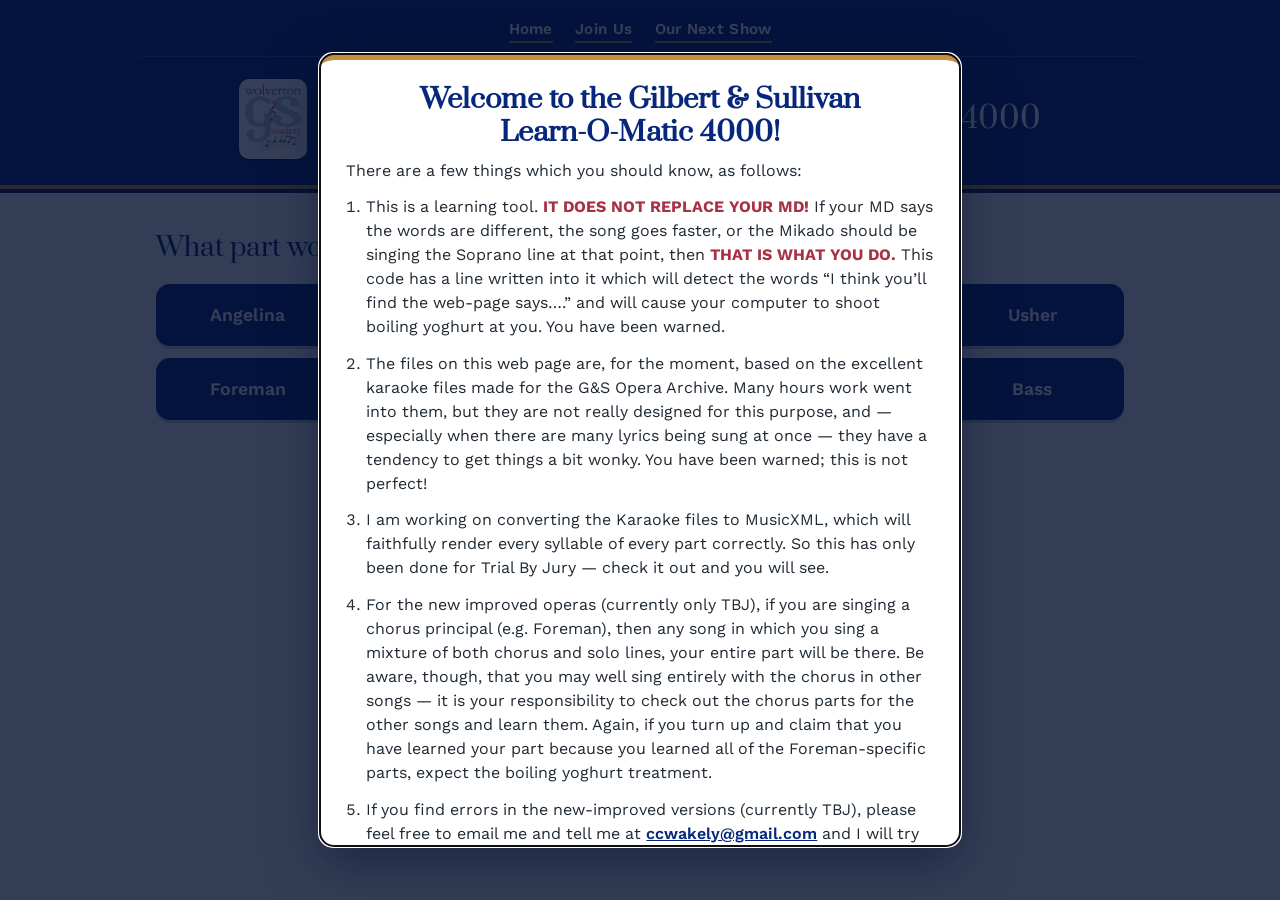
<file: index.html>
<!DOCTYPE html>
<html lang="en">
<head>
  <meta charset="utf-8">
  <meta name="viewport" content="width=device-width, initial-scale=1">
  <title>Wolverton G&amp;S Society — Learn-O-Matic</title>
  <link rel="preconnect" href="https://fonts.googleapis.com">
  <link rel="preconnect" href="https://fonts.gstatic.com" crossorigin>
  <link rel="stylesheet" href="https://fonts.googleapis.com/css2?family=Prata&family=Work+Sans:wght@400;500;600;700&display=swap">
  <link rel="stylesheet" href="css/style.css">
  <style>
    /* Site-nav colours live here (in index.html) rather than in style.css so
       they always apply, even if the stylesheet upload lags behind. */
    .crest-link { display: contents; }
    .crest-link:focus { outline: 3px solid var(--gold); border-radius: 10px; }
    .site-nav {
      display: flex; flex-wrap: wrap; gap: .4rem 1.4rem;
      justify-content: center; align-items: center;
      max-width: 1000px; margin: 0 auto .85rem;
      padding-bottom: .8rem;
      border-bottom: 1px solid rgba(255, 255, 255, .18);
    }
    .site-nav a,
    .site-nav a:link,
    .site-nav a:visited,
    .site-nav a:hover,
    .site-nav a:active {
      color: #ffffff;                 /* readable on navy; identical in every state */
      text-decoration: none;
    }
    .site-nav a {
      font-weight: 600; font-size: .95rem; letter-spacing: .3px;
      padding: .1rem 0;
      border-bottom: 2px solid #c58f3b;   /* gold underline, so they read as links */
      transition: border-color .15s, opacity .15s;
    }
    .site-nav a:hover,
    .site-nav a:focus { opacity: .8; border-bottom-color: #ffffff; }
  </style>
</head>
<body>
  <!-- Welcome notice — shown on every page load (dismissed with OK; it is not a
       "don't show again" dialogue by deliberate choice). -->
  <div id="welcome" class="modal-overlay" role="dialog" aria-modal="true" aria-labelledby="welcome-title">
    <div class="modal" tabindex="-1">
      <h2 id="welcome-title">Welcome to the Gilbert &amp; Sullivan<br>Learn-O-Matic 4000!</h2>
      <p>There are a few things which you should know, as follows:</p>
      <ol class="welcome-list">
        <li>This is a learning tool. <strong>IT DOES NOT REPLACE YOUR MD!</strong> If your MD says the words are different, the song goes faster, or the Mikado should be singing the Soprano line at that point, then <strong>THAT IS WHAT YOU DO.</strong> This code has a line written into it which will detect the words &ldquo;I think you&rsquo;ll find the web-page says&hellip;.&rdquo; and will cause your computer to shoot boiling yoghurt at you. You have been warned.</li>
        <li>The files on this web page are, for the moment, based on the excellent karaoke files made for the G&amp;S Opera Archive. Many hours work went into them, but they are not really designed for this purpose, and &mdash; especially when there are many lyrics being sung at once &mdash; they have a tendency to get things a bit wonky. You have been warned; this is not perfect!</li>
        <li>I am working on converting the Karaoke files to MusicXML, which will faithfully render every syllable of every part correctly. So this has only been done for Trial By Jury &mdash; check it out and you will see.</li>
        <li>For the new improved operas (currently only TBJ), if you are singing a chorus principal (e.g.&nbsp;Foreman), then any song in which you sing a mixture of both chorus and solo lines, your entire part will be there. Be aware, though, that you may well sing entirely with the chorus in other songs &mdash; it is your responsibility to check out the chorus parts for the other songs and learn them. Again, if you turn up and claim that you have learned your part because you learned all of the Foreman-specific parts, expect the boiling yoghurt treatment.</li>
        <li>If you find errors in the new-improved versions (currently TBJ), please feel free to email me and tell me at <a href="mailto:ccwakely@gmail.com">ccwakely@gmail.com</a> and I will try and fix them.</li>
      </ol>
      <p class="welcome-enjoy">ENJOY!</p>
      <p class="welcome-sign">Charlie</p>
      <button id="welcome-ok" class="welcome-ok" type="button">OK</button>
    </div>
  </div>

  <header>
    <nav class="site-nav" aria-label="Wolverton Gilbert &amp; Sullivan Society">
      <a href="https://wolvertongands.co.uk">Home</a>
      <a href="/join-us">Join Us</a>
      <a href="/our-next-show">Our Next Show</a>
    </nav>
    <div class="masthead">
      <a href="https://wolvertongands.co.uk" class="crest-link" aria-label="Wolverton Gilbert &amp; Sullivan Society home">
        <img class="crest" src="assets/img/wolverton-gs-logo.jpg"
             alt="Wolverton Gilbert &amp; Sullivan Society">
      </a>
      <div class="masthead-text">
        <p class="society">Wolverton Gilbert &amp; Sullivan Society</p>
        <h1 class="title">
          <select id="opera-select" class="opera-select" aria-label="Choose an opera"></select>
          <span class="brand" id="brand">Learn-O-Matic</span>
        </h1>
        <p class="tagline">Live music for health and happiness</p>
      </div>
    </div>
    <p id="warming" class="warming" hidden>🎹 Warming up the piano…</p>
  </header>

  <main>
    <section id="stage-part" class="stage">
      <h2>What part would you like to learn today?</h2>
      <div id="part-buttons" class="bigbtns"></div>
    </section>

    <section id="stage-song" class="stage" hidden>
      <div id="crumbs" class="crumbs"></div>
      <h2>Which song would you like to learn?</h2>
      <div id="song-buttons" class="bigbtns"></div>
    </section>

    <section id="stage-player" class="stage" hidden>
      <div id="lyrics" class="lyrics"></div>

      <div class="transport">
        <div class="seekrow">
          <span id="time-now" class="time">0:00</span>
          <input id="seek" type="range" min="0" max="1000" value="0" aria-label="Position in song">
          <span id="time-tot" class="time">0:00</span>
        </div>

        <div class="buttons-main">
          <button id="btn-restart" class="ctl" title="Back to the beginning"><span class="ico">⏮</span><span class="lbl">Restart</span></button>
          <button id="btn-back" class="ctl" title="Jump back 10 seconds"><span class="ico">⏪</span><span class="lbl">Back 10s</span></button>
          <button id="btn-play" class="ctl play"><span class="ico">⏯</span><span class="lbl">Play</span></button>
          <button id="btn-fwd" class="ctl" title="Jump forward 10 seconds"><span class="ico">⏩</span><span class="lbl">Forward 10s</span></button>
        </div>

        <div class="buttons-extra">
          <button id="btn-mute-piano" class="ctl toggle"><span class="ico">🎹</span><span class="lbl">Piano ON</span></button>
          <button id="btn-play-all" class="ctl toggle"><span class="ico">👥</span><span class="lbl">Other Parts ON</span></button>

          <div class="speedbox">
            <span class="speedlabel">Speed</span>
            <div id="speeds" class="speeds">
              <button data-speed="0.5">Slow</button>
              <button data-speed="0.75">Medium</button>
              <button data-speed="1" class="selected">Full</button>
            </div>
          </div>

          <div class="volumes">
            <label class="volctl"><span class="vlabel">🔊 Master volume</span>
              <input id="volume" type="range" min="0" max="1" step="0.05" value="0.85" aria-label="Master volume"></label>
            <label class="volctl"><span class="vlabel">🎹 Piano volume</span>
              <input id="piano-volume" type="range" min="0" max="1" step="0.05" value="0.8" aria-label="Piano volume"></label>
            <label class="volctl"><span class="vlabel">👥 Other parts volume</span>
              <input id="other-volume" type="range" min="0" max="1" step="0.05" value="0.5" aria-label="Other parts volume"></label>
          </div>
        </div>
      </div>
    </section>
  </main>

  <footer>
    <p id="credit"></p>
    <p class="srcnote">Free software (<a href="https://github.com/KingParamount/gilbert-and-sullivan/blob/main/LICENSE">MIT</a>) — <a href="https://github.com/KingParamount/gilbert-and-sullivan">source code</a>.</p>
  </footer>

  <!-- ?v= is a cache-buster for app.js: bump whenever app.js changes.
       The .htaccess now makes js/css/json revalidate on every load, so an
       overwrite is normally picked up without renaming. Bump this ?v (and/or
       rename a module + its import) only if a stale copy ever survives. -->
  <script>
    history.scrollRestoration = 'manual';
    // Suppress the first scrollIntoView call, which comes from the initial
    // opera load and scrolls the header off-screen on small screens.
    // All subsequent calls (user-driven navigation) work normally.
    (function () {
      var orig = Element.prototype.scrollIntoView;
      var done = false;
      Element.prototype.scrollIntoView = function (opts) {
        if (!done) { done = true; return; }
        orig.call(this, opts);
      };
    }());
  </script>
  <script>
    // Welcome modal: dismiss on OK only, and lock background scroll while it's up.
    (function () {
      var modal = document.getElementById('welcome');
      var ok = document.getElementById('welcome-ok');
      if (!modal || !ok) return;
      document.documentElement.style.overflow = 'hidden';
      // Start at the top of the notice (focus the card, not the OK button, so the
      // browser doesn't scroll straight down to it).
      var card = modal.querySelector('.modal');
      if (card) { card.scrollTop = 0; card.focus({ preventScroll: true }); }
      ok.addEventListener('click', function () {
        modal.hidden = true;
        document.documentElement.style.overflow = '';
      });
    }());
  </script>
  <script type="module" src="js/app.js?v=4"></script>
</body>
</html>
</file>
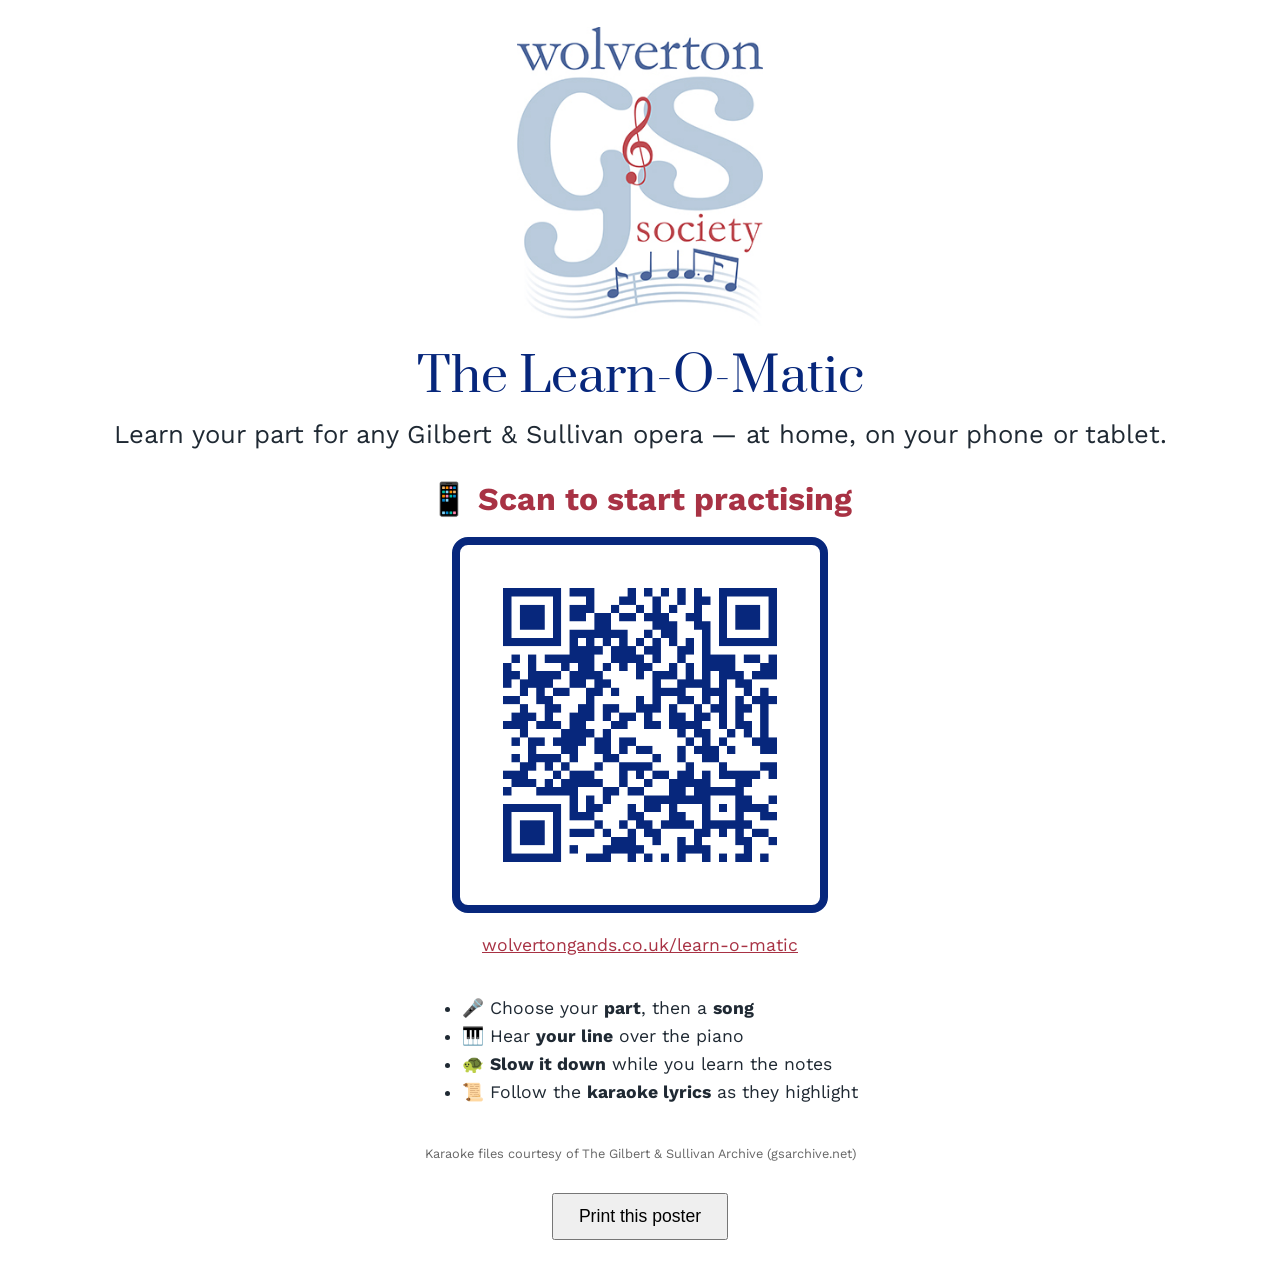
<file: poster/poster.html>
<!DOCTYPE html>
<html lang="en">
<head>
  <meta charset="utf-8">
  <title>Wolverton G&amp;S Society — rehearsal poster</title>
  <link rel="preconnect" href="https://fonts.googleapis.com">
  <link rel="preconnect" href="https://fonts.gstatic.com" crossorigin>
  <link rel="stylesheet" href="https://fonts.googleapis.com/css2?family=Prata&family=Work+Sans:wght@400;600;700&display=swap">
  <style>
    @page { size: A4 portrait; margin: 1.5cm; }
    body { font-family: "Work Sans", "Segoe UI", system-ui, sans-serif; color: #1f2933; text-align: center; margin: 0; padding: 3vh 5vw; }
    .crest { width: min(40vw, 6.5cm); height: auto; }
    h1 { font-family: "Prata", Georgia, serif; font-weight: 400; color: #07277c; font-size: clamp(1.8rem, 5.5vw, 3rem); margin: .3em 0 0; }
    .sub { font-size: clamp(1.1rem, 3vw, 1.6rem); margin: .4em 0 1.2em; }
    .cta { font-size: clamp(1.3rem, 4vw, 2rem); font-weight: 700; color: #a83244; margin: .6em 0; }
    img.qr { width: min(60vw, 9cm); height: auto; border: 8px solid #07277c; border-radius: 16px; padding: 10px; background: #fff; }
    .url { font-size: 1.1rem; margin-top: 1em; word-break: break-all; }
    .url a { color: #a83244; }
    ul { display: inline-block; text-align: left; font-size: 1.1rem; line-height: 1.6; margin: 1.2em auto; }
    .foot { margin-top: 1.5em; font-size: .8rem; color: #666; }
    @media print { body { padding: 0; } .noprint { display: none; } }
  </style>
</head>
<body>
  <img class="crest" src="../assets/img/wolverton-gs-logo.jpg" alt="Wolverton Gilbert &amp; Sullivan Society">
  <h1>The Learn-O-Matic</h1>
  <p class="sub">Learn your part for any Gilbert &amp; Sullivan opera — at home, on your phone or tablet.</p>

  <p class="cta">📱 Scan to start practising</p>
  <img class="qr" src="qr-code.png" alt="QR code to the Learn-O-Matic">

  <p class="url"><a href="https://wolvertongands.co.uk/learn-o-matic/">wolvertongands.co.uk/learn-o-matic</a></p>

  <ul>
    <li>🎤 Choose your <strong>part</strong>, then a <strong>song</strong></li>
    <li>🎹 Hear <strong>your line</strong> over the piano</li>
    <li>🐢 <strong>Slow it down</strong> while you learn the notes</li>
    <li>📜 Follow the <strong>karaoke lyrics</strong> as they highlight</li>
  </ul>

  <p class="foot">Karaoke files courtesy of The Gilbert &amp; Sullivan Archive (gsarchive.net)</p>
  <p class="noprint" style="margin-top:2em"><button onclick="window.print()" style="font:1.1rem sans-serif;padding:.6em 1.4em;cursor:pointer">Print this poster</button></p>
</body>
</html>
</file>
<file: css/style.css>
/* style.css — Wolverton Gilbert & Sullivan Society house style.
   Palette + type drawn straight from the Society's website and crest:
   navy #07277c, crest powder-blue, "society" crimson, antique gold.
   Sized for comfortable full-screen reading on a 10" tablet — clear and
   legible for older eyes, but compact, not oversized. */

:root {
  --navy: #07277c;          /* the Society's primary blue ("wolverton") */
  --navy-dark: #041d55;     /* hover / shadow */
  --crimson: #a83244;       /* the "society" red + treble clef */
  --crimson-dark: #872536;
  --gold: #c58f3b;          /* antique gold accent (rules, toggles-on) */
  --gold-dark: #9c6f28;
  --powder: #b0c0d0;        /* the big crest "GS" letters */
  --powder-soft: #e7edf4;   /* tinted panel / inactive chips */

  --bg: #f5f6f9;            /* cool off-white, sits under navy nicely */
  --ink: #1f2933;
  --panel: #ffffff;
  --shadow: 0 3px 0 rgba(4, 29, 85, .20);
  --radius: 14px;

  --serif: "Prata", Georgia, "Times New Roman", serif;
  --sans: "Work Sans", "Segoe UI", system-ui, sans-serif;
}

* { box-sizing: border-box; }

body {
  margin: 0;
  font-family: var(--sans);
  background: var(--bg);
  color: var(--ink);
  font-size: 16px;
  line-height: 1.45;
}

/* ---- masthead ------------------------------------------------------------ */
header {
  background: var(--navy);
  color: #fff;
  text-align: center;
  padding: 1rem 1rem 1.1rem;
  border-bottom: 4px solid var(--gold);
  box-shadow: 0 4px 0 var(--navy-dark);
}
/* (Site-nav styling lives inline in index.html — see the <style> block there.) */

.masthead {
  display: flex; flex-wrap: wrap; gap: .8rem 1.2rem;
  align-items: center; justify-content: center;
  max-width: 1000px; margin: 0 auto;
}
.crest {
  width: 68px; height: auto; border-radius: 10px;
  background: #fff; padding: 6px;
  box-shadow: 0 3px 0 rgba(0,0,0,.25);
  flex: 0 0 auto;
}
.masthead-text { text-align: left; }
.society {
  margin: 0; font-family: var(--serif);
  font-size: clamp(.9rem, 2.2vw, 1.2rem);
  color: var(--powder); letter-spacing: .3px; line-height: 1.2;
}
.tagline {
  margin: .3rem 0 0; font-style: italic;
  font-size: clamp(.75rem, 1.7vw, .9rem); color: rgba(255,255,255,.82);
}
.title {
  margin: .15rem 0 0; font-family: var(--serif); font-weight: 400;
  font-size: clamp(1.25rem, 3.2vw, 1.85rem); line-height: 1.15;
  display: flex; flex-wrap: wrap; gap: .3rem .5rem; align-items: baseline;
}
.title .brand { color: #fff; }
.opera-select {
  font-family: var(--serif); font-size: inherit;
  color: #fff; background: rgba(0,0,0,.22);
  border: 2px solid var(--powder); border-radius: 10px;
  padding: .05rem .55rem; cursor: pointer; max-width: 90vw;
  -webkit-appearance: none; appearance: none;
  background-image: url("data:image/svg+xml;utf8,<svg xmlns='http://www.w3.org/2000/svg' width='16' height='16' viewBox='0 0 16 16'><path fill='white' d='M4 6l4 4 4-4z'/></svg>");
  background-repeat: no-repeat; background-position: right .5rem center; padding-right: 1.7rem;
}
.opera-select:hover { background-color: rgba(0,0,0,.36); border-color: var(--gold); }
.opera-select option { color: #1f2933; background: #fff; }
.warming { margin: .65rem 0 0; font-size: .9rem; opacity: .9; animation: pulse 1.4s ease-in-out infinite; }
@keyframes pulse { 0%, 100% { opacity: .55; } 50% { opacity: 1; } }

main { max-width: 1000px; margin: 0 auto; padding: 1.3rem 1rem 3.5rem; }

.stage { margin-top: 1.3rem; }
.stage h2 {
  font-family: var(--serif); font-weight: 400; color: var(--navy);
  font-size: clamp(1.15rem, 3vw, 1.6rem); margin: .3rem 0 1rem;
}

/* ---- big button grids (parts & songs) ---- */
.bigbtns { display: grid; grid-template-columns: repeat(auto-fill, minmax(180px, 1fr)); gap: .8rem; }

button.big {
  font-family: var(--sans);
  font-size: 1.1rem;
  font-weight: 600;
  color: #fff;
  background: var(--navy);
  border: none;
  border-radius: var(--radius);
  padding: .85rem .9rem;
  min-height: 62px;
  cursor: pointer;
  box-shadow: var(--shadow);
  transition: transform .05s, background .15s;
  display: flex; flex-direction: column; gap: .12rem; align-items: center; justify-content: center;
  text-align: center;
}
button.big:hover { background: var(--navy-dark); }
button.big:active { transform: translateY(2px); box-shadow: 0 1px 0 rgba(4,29,85,.2); }
button.big.selected { background: var(--crimson); box-shadow: 0 3px 0 var(--crimson-dark); }
button.big.selected::after { content: " ✓"; }

button.big.song { align-items: flex-start; text-align: left; }
button.big.song .num { font-family: var(--serif); font-size: .85rem; opacity: .9; color: var(--powder); }
button.big.song.selected .num { color: rgba(255,255,255,.85); }
button.big.song .songtitle { font-size: 1.05rem; }
button.big.song .songtype { font-size: .8rem; font-weight: normal; opacity: .85; }
button.big.song .songnote {
  font-size: .75rem; font-weight: normal; font-style: italic;
  background: rgba(255,255,255,.2); padding: .12rem .45rem; border-radius: 8px; margin-top: .3rem;
}
button.big.song.selected::after { content: none; }

.empty { font-size: 1.1rem; }

/* ---- breadcrumbs ---- */
.crumbs { display: flex; flex-wrap: wrap; gap: .5rem; margin-bottom: .5rem; }
button.crumb {
  font-family: var(--sans); font-size: .9rem; font-weight: 600;
  background: #fff; color: var(--navy);
  border: 2px solid var(--navy); border-radius: 999px;
  padding: .4rem .9rem; cursor: pointer;
}
button.crumb:hover { background: var(--navy); color: #fff; }

/* ---- lyrics box ---- */
.lyrics {
  position: relative;          /* so lyric lines' offsetTop is relative to this box */
  background: #0a1430; color: #cfd8e3;
  border: 1px solid var(--navy-dark);
  border-radius: var(--radius);
  padding: 1.2rem; min-height: 190px; max-height: 44vh; overflow-y: auto;
  font-family: var(--serif);
  font-size: clamp(1.15rem, 3.2vw, 1.65rem); line-height: 1.65; text-align: center;
}
.lyrics .loading { opacity: .7; font-style: italic; }
.lyric-line { margin: .3rem 0; transition: opacity .2s; }
.syl { transition: color .1s; }
.syl.sung { color: var(--lyric-dim); }   /* learned line, once sung, fades to the crowd grey */
.syl.now { color: var(--gold); text-shadow: 0 0 12px rgba(197,143,59,.7); }

/* ---- multi-part view: your line vs the other characters ---- */
:root { --lyric-dim: #6c7c96; }          /* the permanent dark grey */
.speaker {
  font-weight: 600; margin-right: .35em;   /* inherit the line's serif + size */
}
.speaker::after { content: ':'; }
.lyric-line.mine .speaker { color: var(--gold); }
/* every line that is NOT the part being learned stays permanently dark grey */
.lyric-line.other { color: var(--lyric-dim); font-size: .82em; }
.lyric-line.other .speaker { color: var(--lyric-dim); }

/* ---- transport ---- */
.transport { margin-top: 1.1rem; background: var(--panel); border-radius: var(--radius); padding: 1rem; box-shadow: var(--shadow); border-top: 4px solid var(--gold); }

.seekrow { display: flex; align-items: center; gap: .7rem; }
.time { font-variant-numeric: tabular-nums; font-weight: 700; min-width: 3ch; color: var(--navy); font-size: .95rem; }
input#seek { flex: 1; height: 24px; cursor: pointer; accent-color: var(--crimson); }

.buttons-main { display: flex; flex-wrap: wrap; gap: .6rem; justify-content: center; margin-top: .9rem; }
.buttons-extra { display: flex; flex-wrap: wrap; gap: .7rem; justify-content: center; align-items: center; margin-top: .9rem; }

button.ctl {
  font-family: var(--sans); font-weight: 600;
  background: var(--navy); color: #fff; border: none; border-radius: var(--radius);
  padding: .55rem .9rem; min-height: 56px; min-width: 78px; cursor: pointer; box-shadow: var(--shadow);
  display: flex; flex-direction: column; align-items: center; gap: .15rem;
}
button.ctl:hover { background: var(--navy-dark); }
button.ctl:active { transform: translateY(2px); }
button.ctl .ico { font-size: 1.35rem; line-height: 1; }
button.ctl .lbl { font-size: .82rem; }
button.ctl.play { background: var(--crimson); box-shadow: 0 3px 0 var(--crimson-dark); min-width: 104px; }
button.ctl.play.playing { background: var(--gold-dark); box-shadow: 0 3px 0 #6f4f17; }
/* Toggles show their CURRENT state: ON = navy (the base .ctl look); OFF = gold. */
button.ctl.toggle.off { background: var(--gold); color: #2a1c05; box-shadow: 0 3px 0 var(--gold-dark); outline: 3px solid #fff3da; }

.speedbox { display: flex; flex-direction: column; align-items: center; gap: .25rem; }
.speedlabel { font-size: .75rem; font-weight: 700; color: var(--navy); }
.speeds { display: flex; gap: .3rem; }
.speeds button {
  font-family: var(--sans); font-weight: 600; font-size: .9rem;
  background: var(--powder-soft); color: var(--navy); border: 2px solid var(--navy);
  border-radius: 10px; padding: .45rem .7rem; cursor: pointer; min-height: 46px;
}
.speeds button.selected { background: var(--crimson); color: #fff; border-color: var(--crimson-dark); }

.volumes { display: flex; flex-direction: column; gap: .4rem; }
.volctl { display: flex; align-items: center; gap: .5rem; font-size: .8rem; font-weight: 600; }
.volctl .vlabel { min-width: 12.5ch; text-align: right; }
.volctl input[type="range"] { width: 130px; height: 24px; cursor: pointer; accent-color: var(--navy); }

footer { text-align: center; padding: 1.3rem 1rem 2.2rem; font-size: .82rem; color: #5a5a5a; }
.srcnote { font-size: .75rem; opacity: .85; margin: .3rem 0 0; }
.srcnote a, footer a { color: var(--crimson); }

@media (max-width: 560px) {
  .masthead { flex-direction: column; gap: .6rem; }
  .masthead-text { text-align: center; }
  .title { justify-content: center; }
}
@media (max-width: 480px) {
  button.ctl { min-width: 70px; padding: .5rem .65rem; }
}

/* ---- welcome modal (shown on every reload) ------------------------------- */
.modal-overlay {
  position: fixed; inset: 0; z-index: 2000;
  display: flex; align-items: center; justify-content: center;
  padding: 1.1rem;
  background: rgba(4, 15, 45, .8);
}
.modal-overlay[hidden] { display: none; }
.modal {
  background: var(--panel); color: var(--ink);
  width: 100%; max-width: 640px; max-height: 88vh; overflow-y: auto;
  border-radius: var(--radius); border-top: 6px solid var(--gold);
  box-shadow: 0 18px 50px rgba(4, 15, 45, .5);
  padding: 1.5rem 1.6rem 1.6rem;
}
.modal h2 {
  font-family: var(--serif); color: var(--navy); text-align: center;
  margin: 0 0 .6rem; font-size: clamp(1.3rem, 4.5vw, 1.7rem); line-height: 1.2;
}
.modal p { margin: .5rem 0; }
.welcome-list { margin: .6rem 0 .4rem; padding-left: 1.3rem; }
.welcome-list li { margin: .8rem 0; line-height: 1.5; }
.welcome-list strong { color: var(--crimson); }
.modal a { color: var(--navy); font-weight: 600; }
.welcome-enjoy { font-family: var(--serif); font-size: 1.25rem; color: var(--navy); margin: 1rem 0 .1rem; }
.welcome-sign { font-family: var(--serif); font-size: 1.1rem; margin: .1rem 0 1rem; }
.welcome-ok {
  display: block; width: 100%; margin-top: .4rem;
  font-family: var(--sans); font-weight: 700; font-size: 1.1rem;
  color: #fff; background: var(--navy);
  border: none; border-radius: var(--radius); border-bottom: 4px solid var(--gold-dark);
  padding: .8rem 1rem; cursor: pointer;
}
.welcome-ok:hover { background: var(--navy-dark); }
.welcome-ok:focus-visible { outline: 3px solid var(--gold); outline-offset: 2px; }
</file>
